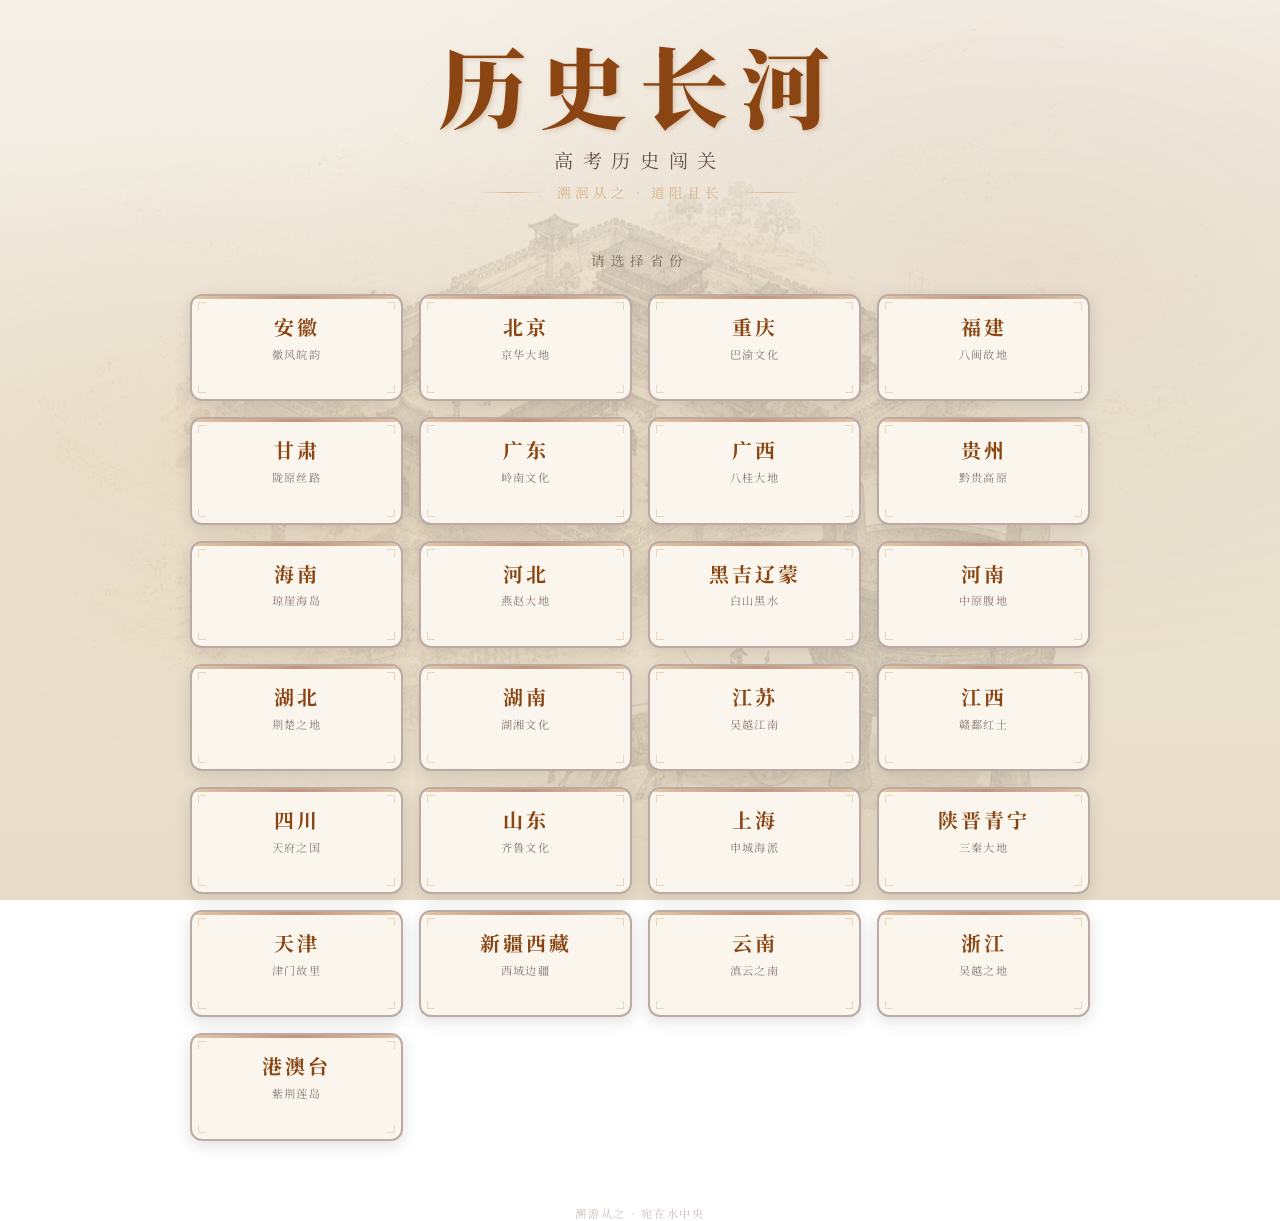
<file: index.html>
<!doctype html>
<html lang="zh-CN">
<head>
  <meta charset="UTF-8">
  <meta name="viewport" content="width=device-width, initial-scale=1.0">
  <title>历史长河 - 高考历史闯关</title>
  <link rel="icon" href="assets/首页/中国古代史.webp" type="image/webp">
  <link href="https://fonts.googleapis.com/css2?family=Noto+Serif+SC:wght@400;600;700;900&family=ZCOOL+XiaoWei&display=swap" rel="stylesheet">
  <style>
    :root {
      --bg: #F5F0E8;
      --bg2: #EDE6D6;
      --primary: #8B4513;
      --primary2: #A0522D;
      --secondary: #D4A574;
      --secondary2: #C4A882;
      --text: #3E2723;
      --text2: #5D4037;
      --gold: #DAA520;
      --border: #BCAAA4;
      --card-bg: #FAF6EE;
      --shadow: rgba(62,39,35,.15);
    }

    * { margin: 0; padding: 0; box-sizing: border-box; }

    html, body {
      width: 100%; min-height: 100%;
      font-family: 'Noto Serif SC', 'SimSun', serif;
      color: var(--text);
    }

    /* 背景：米色渐变 + 淡化轮播 */
    .bg-slideshow {
      position: fixed;
      inset: 0;
      z-index: 0;
      background:
        linear-gradient(180deg, var(--bg) 0%, var(--bg2) 50%, #E8DCC8 100%);
    }
    .bg-slide {
      position: absolute;
      inset: 0;
      background-size: cover;
      background-position: center;
      opacity: 0;
      transition: opacity 4s ease-in-out;
      filter: saturate(0.6) brightness(1.15);
      mix-blend-mode: multiply;
    }
    .bg-slide.active { opacity: 0.22; }

    /* 全局遮罩纹理 */
    .overlay {
      position: fixed;
      inset: 0;
      z-index: 1;
      background:
        radial-gradient(ellipse at 20% 50%, rgba(212,165,116,.15) 0%, transparent 50%),
        radial-gradient(ellipse at 80% 30%, rgba(139,69,19,.08) 0%, transparent 50%);
      pointer-events: none;
    }

    /* 主容器 */
    .main-container {
      position: relative;
      z-index: 10;
      width: 100%;
      min-height: 100vh;
      display: flex;
      flex-direction: column;
      align-items: center;
      justify-content: center;
      padding: 2rem;
    }

    /* 标题区域 */
    .title-section {
      text-align: center;
      margin-bottom: 3rem;
      animation: fadeInDown 1.2s ease-out both;
    }

    .title-deco-top, .title-deco-bottom {
      display: flex;
      align-items: center;
      justify-content: center;
      gap: 1rem;
      color: var(--secondary);
      font-size: 0.85rem;
      letter-spacing: 0.3em;
      opacity: 0.8;
    }

    .title-deco-top { margin-bottom: 0.8rem; }
    .title-deco-bottom { margin-top: 0.6rem; }

    .deco-line {
      width: 60px;
      height: 1px;
      background: linear-gradient(90deg, transparent, var(--secondary), transparent);
    }

    .main-title {
      font-family: 'Noto Serif SC', serif;
      font-size: clamp(3rem, 8vw, 5.5rem);
      font-weight: 900;
      color: var(--primary);
      letter-spacing: 0.15em;
      text-shadow: 2px 2px 4px rgba(139,69,19,.2);
      line-height: 1.2;
    }

    .sub-title {
      font-size: clamp(0.9rem, 2.5vw, 1.2rem);
      color: var(--text2);
      letter-spacing: 0.5em;
      margin-top: 0.5rem;
      opacity: 0.9;
    }

    /* 省份选择区域 */
    .province-section {
      animation: fadeInUp 1.2s ease-out 0.4s both;
      width: 100%;
      max-width: 900px;
    }

    .section-label {
      text-align: center;
      color: var(--text2);
      font-size: 0.85rem;
      letter-spacing: 0.4em;
      margin-bottom: 1.5rem;
      opacity: 0.7;
    }

    .province-grid {
      display: grid;
      grid-template-columns: repeat(4, 1fr);
      gap: 1rem;
    }

    @media (max-width: 768px) {
      .province-grid { grid-template-columns: repeat(2, 1fr); gap: 0.8rem; }
      .main-container { padding: 1.5rem; }
    }

    /* 省份卡片 */
    .province-card {
      position: relative;
      background: var(--card-bg);
      border: 2px solid var(--border);
      border-radius: 12px;
      padding: 1rem 0.8rem;
      text-align: center;
      cursor: pointer;
      transition: all 0.3s ease;
      overflow: hidden;
      text-decoration: none;
      box-shadow: 0 4px 16px var(--shadow);
    }

    .province-card::before {
      content: '';
      position: absolute;
      top: 0; left: 0; right: 0;
      height: 3px;
      background: linear-gradient(90deg, var(--secondary), var(--primary2), var(--secondary));
      opacity: 0.6;
      transition: opacity 0.3s ease;
    }

    .province-card:hover {
      border-color: var(--primary2);
      transform: translateY(-6px);
      box-shadow: 0 8px 28px rgba(139,69,19,.25);
    }

    .province-card:hover::before { opacity: 1; }

    .province-card:active {
      transform: translateY(-2px);
      transition-duration: 0.1s;
    }

    .province-name {
      font-size: 1.25rem;
      font-weight: 700;
      color: var(--primary);
      letter-spacing: 0.15em;
      position: relative;
      z-index: 2;
    }

    .province-code {
      font-size: 0.7rem;
      color: var(--text2);
      opacity: 0.7;
      margin-top: 0.3rem;
      letter-spacing: 0.1em;
      position: relative;
      z-index: 2;
    }

    .province-enter {
      font-size: 0.65rem;
      color: var(--primary2);
      opacity: 0;
      margin-top: 0.4rem;
      letter-spacing: 0.2em;
      transition: opacity 0.3s ease;
      position: relative;
      z-index: 2;
    }

    .province-card:hover .province-enter { opacity: 0.9; }

    /* 角标装饰 */
    .province-card .corner {
      position: absolute;
      width: 8px;
      height: 8px;
      border-color: var(--secondary);
      opacity: 0.4;
      transition: opacity 0.3s ease;
    }
    .province-card:hover .corner { opacity: 0.8; }
    .corner-tl { top: 6px; left: 6px; border-top: 1px solid; border-left: 1px solid; }
    .corner-tr { top: 6px; right: 6px; border-top: 1px solid; border-right: 1px solid; }
    .corner-bl { bottom: 6px; left: 6px; border-bottom: 1px solid; border-left: 1px solid; }
    .corner-br { bottom: 6px; right: 6px; border-bottom: 1px solid; border-right: 1px solid; }

    /* 底部信息 */
    .footer-info {
      text-align: center;
      color: var(--border);
      opacity: 0.8;
      font-size: 0.7rem;
      letter-spacing: 0.15em;
      margin-top: 2rem;
      animation: fadeIn 2s ease-out 1.2s both;
    }

    @keyframes fadeInDown {
      from { opacity: 0; transform: translateY(-30px); }
      to { opacity: 1; transform: translateY(0); }
    }

    @keyframes fadeInUp {
      from { opacity: 0; transform: translateY(30px); }
      to { opacity: 1; transform: translateY(0); }
    }

    @keyframes fadeIn {
      from { opacity: 0; }
      to { opacity: 0.8; }
    }
  </style>
</head>
<body>

  <!-- 背景轮播 -->
  <div class="bg-slideshow" id="bgSlideshow"></div>

  <!-- 纹理遮罩 -->
  <div class="overlay"></div>

  <!-- 主内容 -->
  <div class="main-container">

    <!-- 标题区 -->
    <div class="title-section">
      <h1 class="main-title">历史长河</h1>
      <p class="sub-title">高考历史闯关</p>

      <div class="title-deco-bottom">
        <span class="deco-line"></span>
        <span>溯洄从之 · 道阻且长</span>
        <span class="deco-line"></span>
      </div>

    </div>

    <!-- 省份选择 -->
    <div class="province-section">
      <p class="section-label">请选择省份</p>
      <div class="province-grid" id="provinceGrid"></div>
    </div>

  </div>

  <!-- 底部 -->
  <div class="footer-info">溯游从之 · 宛在水中央</div>

  <script>
    // 背景图片轮播（使用现有素材）
    const bgImages = [
      'assets/首页/中国古代史.webp',
      'assets/古代史/中华文明起源.webp',
      'assets/古代史/夏商周.webp',
      'assets/古代史/隋唐.webp',
      'assets/古代史/宋元时期.webp',
      'assets/古代史/明清.webp',
      'assets/近代史/两次鸦片战争.webp',
      'assets/近代史/武昌起义清帝退位.webp',
      'assets/近代史/开国大典抗美援朝.webp',
      'assets/首页/中外历史纲要（上）.webp',
      'assets/首页/中外历史纲要（下）.webp',
    ];

    const slideshow = document.getElementById('bgSlideshow');
    bgImages.forEach((src, i) => {
      const div = document.createElement('div');
      div.className = 'bg-slide' + (i === 0 ? ' active' : '');
      div.style.backgroundImage = `url(${src})`;
      slideshow.appendChild(div);
    });

    let currentSlide = 0;
    setInterval(() => {
      const slides = slideshow.querySelectorAll('.bg-slide');
      slides[currentSlide].classList.remove('active');
      currentSlide = (currentSlide + 1) % slides.length;
      slides[currentSlide].classList.add('active');
    }, 5000);

    // 省份数据（与注册表一致，按拼音首字母排序）
    const provinces = [
      { code: 'anhui',     name: '安徽', tag: '徽风皖韵' },
      { code: 'beijing',   name: '北京', tag: '京华大地' },
      { code: 'chongqing', name: '重庆', tag: '巴渝文化' },
      { code: 'fujian',    name: '福建', tag: '八闽故地' },
      { code: 'gansu',     name: '甘肃', tag: '陇原丝路' },
      { code: 'guangdong', name: '广东', tag: '岭南文化' },
      { code: 'guangxi',   name: '广西', tag: '八桂大地' },
      { code: 'guizhou',   name: '贵州', tag: '黔贵高原' },
      { code: 'hainan',    name: '海南', tag: '琼崖海岛' },
      { code: 'hebei',     name: '河北', tag: '燕赵大地' },
      { code: 'dongbei',   name: '黑吉辽蒙', tag: '白山黑水' },
      { code: 'henan',     name: '河南', tag: '中原腹地' },
      { code: 'hubei',     name: '湖北', tag: '荆楚之地' },
      { code: 'hunan',     name: '湖南', tag: '湖湘文化' },
      { code: 'jiangsu',   name: '江苏', tag: '吴越江南' },
      { code: 'jiangxi',   name: '江西', tag: '赣鄱红土' },
      { code: 'sichuan',   name: '四川', tag: '天府之国' },
      { code: 'shandong',  name: '山东', tag: '齐鲁文化' },
      { code: 'shanghai',  name: '上海', tag: '申城海派' },
      { code: 'shaanxi',   name: '陕晋青宁', tag: '三秦大地' },
      { code: 'tianjin',   name: '天津', tag: '津门故里' },
      { code: 'xinjiang',  name: '新疆西藏', tag: '西域边疆' },
      { code: 'yunnan',    name: '云南', tag: '滇云之南' },
      { code: 'zhejiang',  name: '浙江', tag: '吴越之地' },
      { code: 'gangaotai', name: '港澳台', tag: '紫荆莲岛' },
    ];

    // 渲染省份卡片
    const grid = document.getElementById('provinceGrid');
    provinces.forEach((p, i) => {
      const card = document.createElement('a');
      card.className = 'province-card';
      card.href = `历史长河.html?province=${p.code}`;
      card.style.animationDelay = `${0.6 + i * 0.08}s`;
      card.innerHTML = `
        <span class="corner corner-tl"></span>
        <span class="corner corner-tr"></span>
        <span class="corner corner-bl"></span>
        <span class="corner corner-br"></span>
        <div class="province-name">${p.name}</div>
        <div class="province-code">${p.tag}</div>
        <div class="province-enter">点击进入 &#10132;</div>
      `;
      grid.appendChild(card);
    });


  </script>

</body>
</html>
</file>
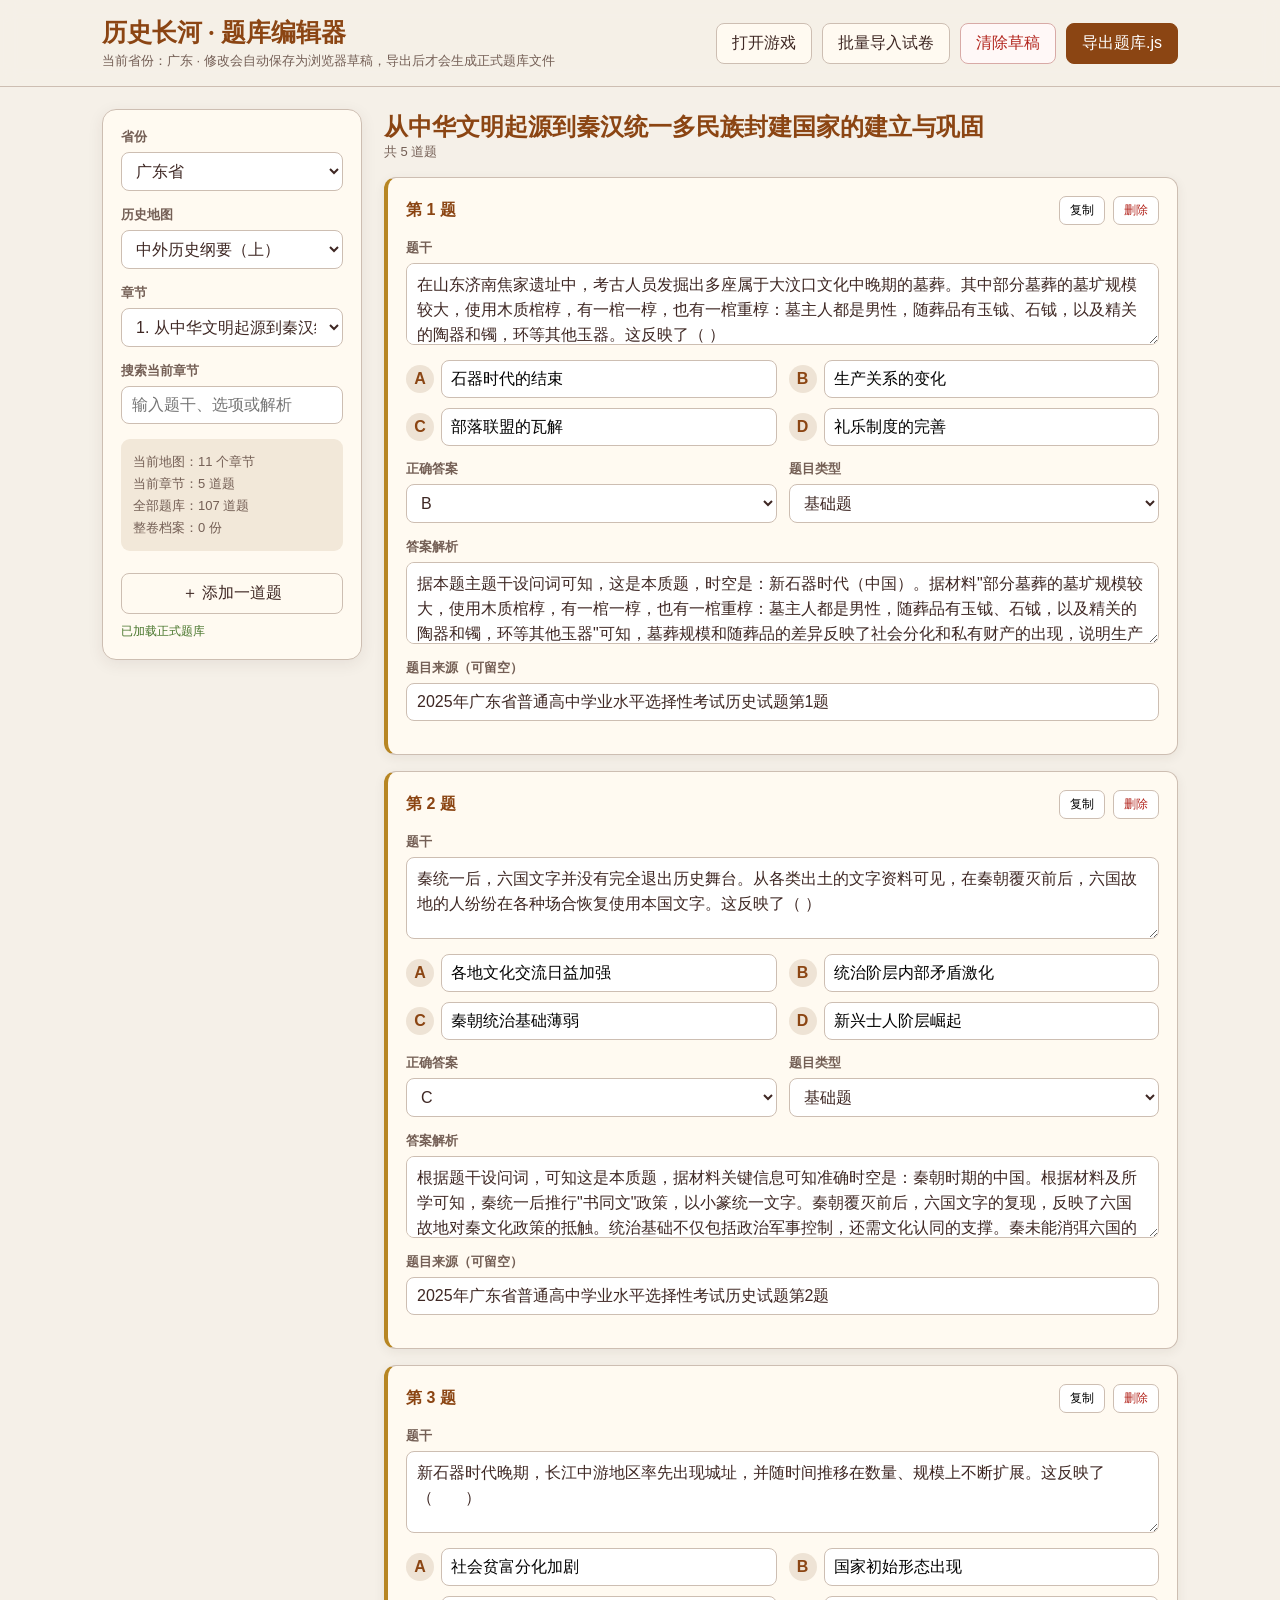
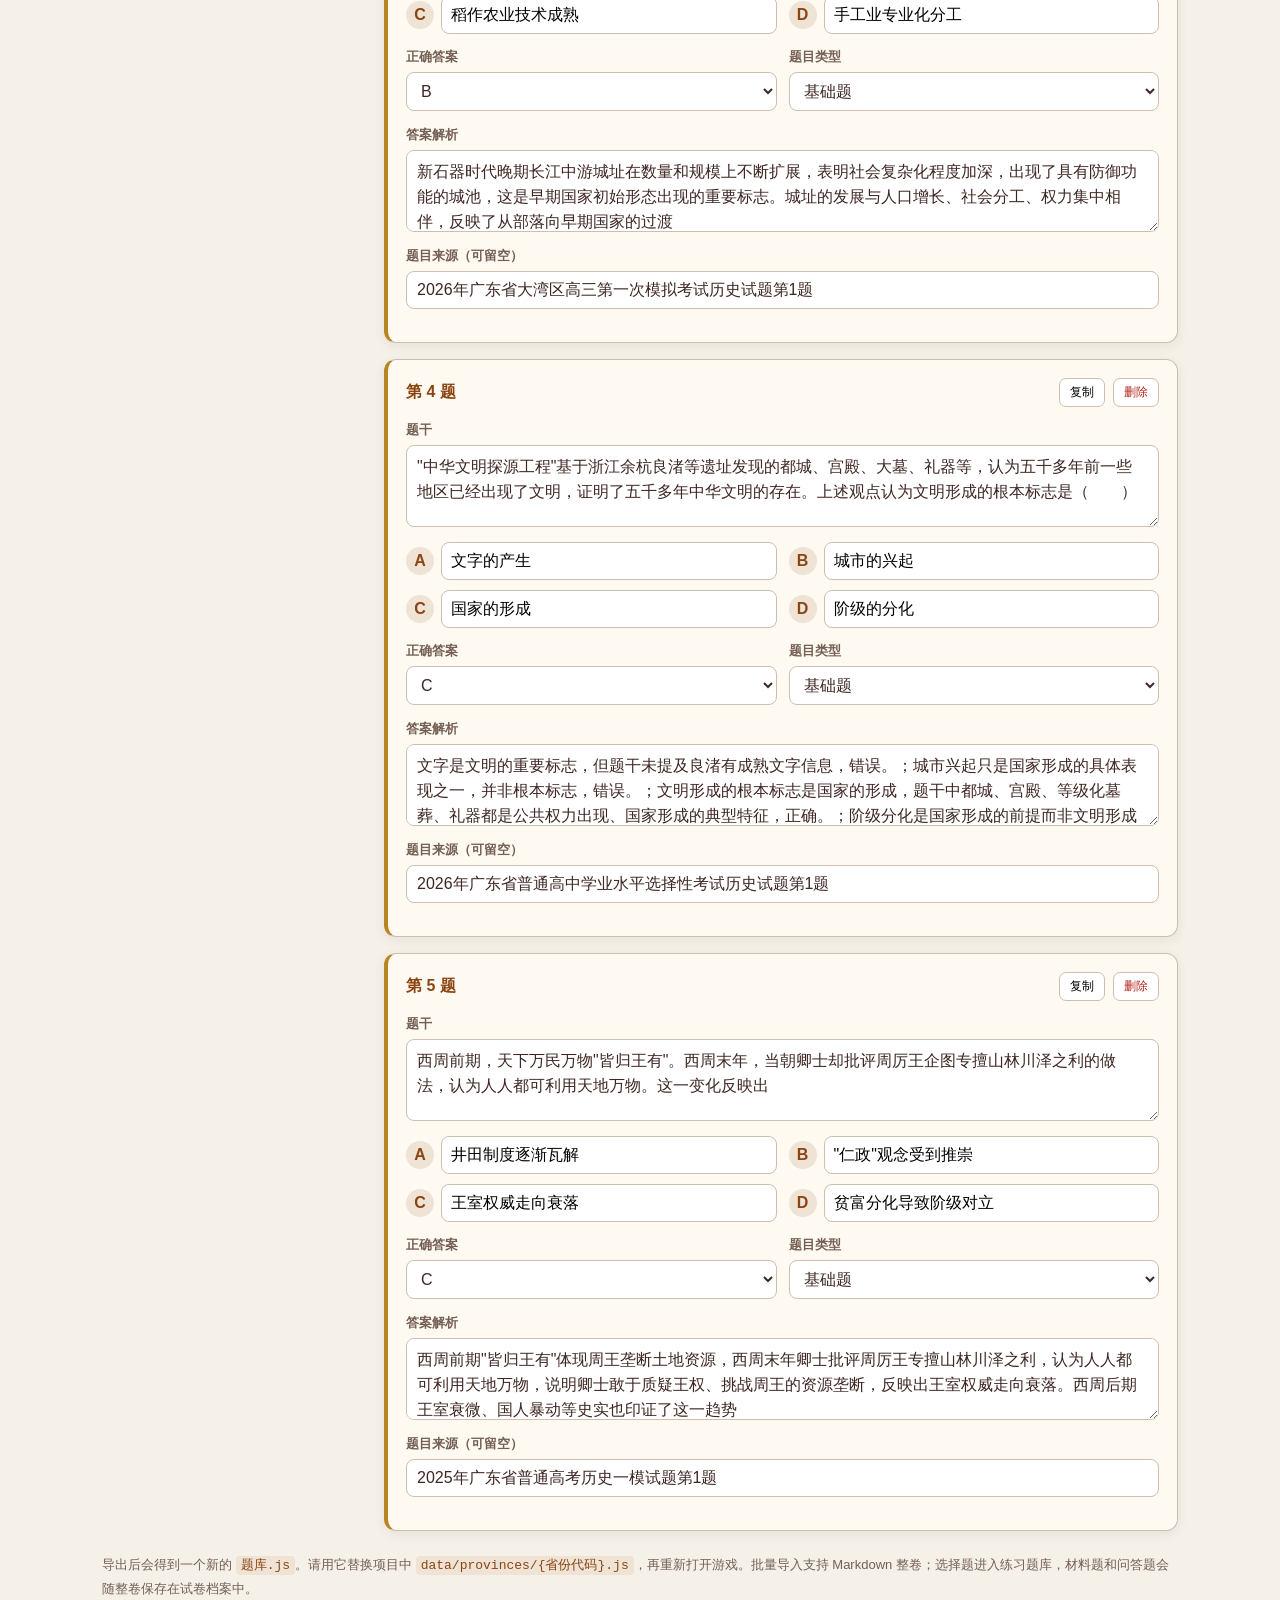
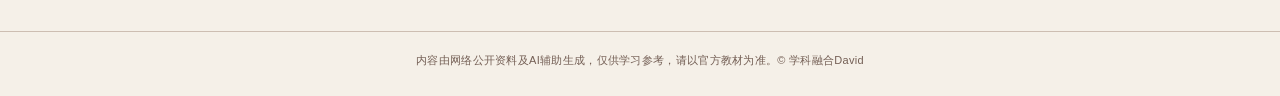
<file: 题库编辑器.html>
<!DOCTYPE html>
<html lang="zh-CN">
<head>
<meta charset="UTF-8">
<meta name="viewport" content="width=device-width,initial-scale=1.0">
<title>历史长河 · 题库编辑器</title>
<link rel="icon" href="assets/首页/中国古代史.webp" type="image/webp">
<style>
*{box-sizing:border-box}
:root{--bg:#f5f0e8;--card:#fffaf1;--ink:#3e2723;--muted:#745f55;--line:#cdbeb2;--primary:#8b4513;--gold:#b78623;--danger:#b3261e;--ok:#47752b}
body{margin:0;background:var(--bg);color:var(--ink);font-family:-apple-system,BlinkMacSystemFont,"Segoe UI","PingFang SC","Microsoft YaHei",sans-serif}
button,input,select,textarea{font:inherit}
.topbar{position:sticky;top:0;z-index:20;background:rgba(245,240,232,.96);border-bottom:1px solid var(--line);backdrop-filter:blur(10px)}
.topbar-inner{max-width:1120px;margin:auto;padding:16px 22px;display:flex;align-items:center;justify-content:space-between;gap:18px}
.brand h1{margin:0;color:var(--primary);font-size:25px;font-family:serif}.brand p{margin:3px 0 0;color:var(--muted);font-size:13px}
.header-actions{display:flex;gap:10px;align-items:center;flex-wrap:wrap;justify-content:flex-end}
.btn,.link-btn{border:1px solid var(--line);border-radius:8px;padding:9px 15px;background:#fffaf1;color:var(--ink);cursor:pointer;text-decoration:none;display:inline-flex;align-items:center;justify-content:center}
.btn:hover,.link-btn:hover{border-color:var(--primary)}.btn-primary{background:var(--primary);border-color:var(--primary);color:white}.btn-danger{color:var(--danger);border-color:#d8aaa6;background:#fff8f7}
.layout{max-width:1120px;margin:0 auto;padding:22px;display:grid;grid-template-columns:260px minmax(0,1fr);gap:22px}
.sidebar{position:sticky;top:104px;align-self:start;background:var(--card);border:1px solid var(--line);border-radius:14px;padding:18px;box-shadow:0 4px 16px rgba(62,39,35,.08)}
.field{display:flex;flex-direction:column;gap:6px;margin-bottom:15px}.field label{font-size:13px;color:var(--muted);font-weight:650}
.field select,.field input,.field textarea{width:100%;border:1px solid var(--line);border-radius:8px;background:white;padding:9px 10px;color:var(--ink)}
.field textarea{min-height:82px;resize:vertical;line-height:1.55}
.summary{margin:14px 0;padding:12px;background:#f2e8d9;border-radius:9px;color:var(--muted);font-size:13px;line-height:1.7}
.status{font-size:12px;color:var(--ok);min-height:18px;margin-top:9px}.sidebar .btn{width:100%;margin-top:8px}
.main-head{display:flex;align-items:end;justify-content:space-between;gap:15px;margin:2px 0 16px}.main-head h2{margin:0;color:var(--primary);font-size:24px}.main-head .count{color:var(--muted);font-size:13px}
.question-list{display:flex;flex-direction:column;gap:16px}
.question-card{background:var(--card);border:1px solid var(--line);border-left:4px solid var(--gold);border-radius:12px;padding:18px;box-shadow:0 3px 12px rgba(62,39,35,.07)}
.question-head{display:flex;align-items:center;justify-content:space-between;gap:12px;margin-bottom:14px}.question-index{font-weight:750;color:var(--primary)}
.question-actions{display:flex;gap:8px}.mini-btn{border:1px solid var(--line);border-radius:7px;background:white;padding:5px 10px;cursor:pointer;font-size:12px}.mini-btn.delete{color:var(--danger)}
.grid-2{display:grid;grid-template-columns:1fr 1fr;gap:12px}.options-grid{display:grid;grid-template-columns:1fr 1fr;gap:10px 12px;margin-bottom:14px}
.option-row{display:grid;grid-template-columns:28px 1fr;align-items:center;gap:7px}.option-letter{width:28px;height:28px;border-radius:50%;background:#eee3d5;display:flex;align-items:center;justify-content:center;font-weight:700;color:var(--primary)}
.option-row input{width:100%;border:1px solid var(--line);border-radius:8px;background:white;padding:9px}
.empty{padding:80px 20px;text-align:center;color:var(--muted);background:var(--card);border:1px dashed var(--line);border-radius:12px}
.help{max-width:1120px;margin:0 auto 30px;padding:0 22px;color:var(--muted);font-size:13px;line-height:1.8}.help code{background:#eee3d5;padding:2px 5px;border-radius:4px;color:var(--primary)}
.batch-dialog{width:min(1060px,calc(100vw - 28px));max-height:calc(100vh - 28px);border:1px solid var(--line);border-radius:16px;padding:0;background:var(--bg);color:var(--ink);box-shadow:0 18px 70px rgba(48,28,22,.28)}
.batch-dialog::backdrop{background:rgba(35,22,18,.5);backdrop-filter:blur(3px)}
.dialog-head,.dialog-foot{position:sticky;z-index:3;background:rgba(245,240,232,.97);padding:16px 20px;display:flex;align-items:center;justify-content:space-between;gap:14px}
.dialog-head{top:0;border-bottom:1px solid var(--line)}.dialog-foot{bottom:0;border-top:1px solid var(--line);justify-content:flex-end;flex-wrap:wrap}
.dialog-head h2{margin:0;color:var(--primary);font-size:22px}.dialog-body{padding:20px}
.close-btn{border:0;background:transparent;font-size:28px;line-height:1;color:var(--muted);cursor:pointer;padding:4px 8px}
.upload-zone{border:2px dashed var(--line);border-radius:13px;padding:20px;background:var(--card);text-align:center}.upload-zone.dragover{border-color:var(--primary);background:#fff7e8}
.upload-zone input[type=file]{max-width:100%;margin:10px 0}.upload-zone p{margin:4px 0;color:var(--muted);font-size:13px;line-height:1.65}
.batch-summary{margin:16px 0;padding:12px 14px;border-radius:9px;background:#efe4d5;color:var(--muted);line-height:1.7;font-size:13px}
.paper-preview,.archive-panel{background:var(--card);border:1px solid var(--line);border-radius:12px;margin:12px 0;overflow:hidden}.paper-preview>summary,.archive-panel>summary{cursor:pointer;padding:14px 16px;font-weight:700;color:var(--primary)}
.paper-tools{padding:0 16px 14px;display:grid;grid-template-columns:minmax(230px,1fr) auto;gap:10px;align-items:end}.paper-tools .field{margin:0}.paper-question-list{padding:0 12px 12px}
.import-question{border-top:1px solid #dfd3c8;padding:12px 4px;display:grid;grid-template-columns:minmax(0,1.6fr) minmax(130px,.7fr) minmax(170px,.9fr) 96px;gap:10px;align-items:start}
.import-stem{font-size:13px;line-height:1.55}.import-stem strong{color:var(--primary)}.import-stem small{display:block;margin-top:4px;color:var(--muted)}
.import-question select{width:100%;border:1px solid var(--line);border-radius:7px;background:white;padding:7px}.warning{color:#a34c17!important}
.archive-items{padding:0 16px 14px}.archive-item{display:flex;align-items:center;justify-content:space-between;gap:12px;padding:9px 0;border-top:1px solid #e5dad0;font-size:13px}.archive-item span{color:var(--muted)}
.subjective-note{margin:0 16px 14px;padding:10px 12px;border-radius:8px;background:#eef3e8;color:#506341;font-size:13px}
@media(max-width:880px){.import-question{grid-template-columns:1fr 1fr}.import-stem{grid-column:1/-1}.paper-tools{grid-template-columns:1fr}}
@media(max-width:800px){.topbar-inner{align-items:flex-start;flex-direction:column}.header-actions{justify-content:flex-start}.layout{grid-template-columns:1fr}.sidebar{position:static}.options-grid,.grid-2{grid-template-columns:1fr}}
</style>
</head>
<body>
<header class="topbar"><div class="topbar-inner">
  <div class="brand"><h1>历史长河 · 题库编辑器</h1><p>当前省份：<span id="current-province-label">广东</span> · 修改会自动保存为浏览器草稿，导出后才会生成正式题库文件</p></div>
  <div class="header-actions"><a class="link-btn" href="历史长河.html" id="open-game-link">打开游戏</a><button class="btn" id="batch-open">批量导入试卷</button><button class="btn btn-danger" id="clear-draft">清除草稿</button><button class="btn btn-primary" id="export-bank">导出题库.js</button></div>
</div></header>

<main class="layout">
  <aside class="sidebar">
    <div class="field"><label for="province-select">省份</label><select id="province-select"></select></div>
    <div class="field"><label for="map-select">历史地图</label><select id="map-select"></select></div>
    <div class="field"><label for="unit-select">章节</label><select id="unit-select"></select></div>
    <div class="field"><label for="search">搜索当前章节</label><input id="search" placeholder="输入题干、选项或解析"></div>
    <div class="summary" id="summary"></div>
    <button class="btn" id="add-question">＋ 添加一道题</button>
    <div class="status" id="status"></div>
  </aside>

  <section>
    <div class="main-head"><div><h2 id="unit-title"></h2><div class="count" id="question-count"></div></div></div>
    <div class="question-list" id="question-list"></div>
  </section>
</main>

<div class="help">
  导出后会得到一个新的 <code>题库.js</code>。请用它替换项目中 <code>data/provinces/{省份代码}.js</code>，再重新打开游戏。批量导入支持 Markdown 整卷；选择题进入练习题库，材料题和问答题会随整卷保存在试卷档案中。
</div>

<dialog class="batch-dialog" id="batch-dialog">
  <div class="dialog-head"><div><h2>批量导入整份试卷</h2><div class="count">可一次选择多份 .md 文件，并在导入前核对答案与章节</div></div><button class="close-btn" id="batch-close" aria-label="关闭">×</button></div>
  <div class="dialog-body">
    <div class="upload-zone" id="upload-zone">
      <strong>选择或拖入 Markdown 试卷</strong><br>
      <input id="paper-files" type="file" accept=".md,.markdown,text/markdown,text/plain" multiple>
      <p>识别格式：<code>### 1</code> 题号，随后是题干和 <code>- A. 选项</code>。如果原卷没有答案，可在下方用 20 位答案串快速补录，例如 <code>BCDAC...</code>。</p>
    </div>
    <div class="batch-summary" id="batch-summary">尚未选择文件。当前题库已保存 <span id="archive-count">0</span> 份试卷档案。</div>
    <div id="batch-list"></div>
    <details class="archive-panel"><summary>已保存的试卷档案</summary><div class="archive-items" id="archive-list"></div></details>
  </div>
  <div class="dialog-foot"><button class="btn" id="archive-only">仅保存整卷档案</button><button class="btn btn-primary" id="import-ready">归档并导入已填答案的选择题</button></div>
</dialog>

<script src="data/provinces/registry.js"></script>
<script>
// 动态加载省份题库
(function(){
  const params = new URLSearchParams(location.search);
  const province = params.get('province') || (PROVINCE_REGISTRY?.default || 'guangdong');
  window.__EDITOR_PROVINCE = province;
  const filePath = PROVINCE_REGISTRY ? PROVINCE_REGISTRY.getFilePath(province) : ('data/provinces/' + province + '.js');
  document.write('<script src="' + filePath + '"><\/script>');
})();
</script>
<script>
const TYPE_LABELS={basic:'基础题',material:'材料题',visual:'图表/时空题',thinking:'历史思维题'};
const DRAFT_KEY_PREFIX='historyQuizEditorDraftV4';
const DRAFT_KEY=DRAFT_KEY_PREFIX + '_' + (window.__EDITOR_PROVINCE || 'guangdong');
const STALE_DRAFT_KEY='historyQuizEditorDraftV3';
const LEGACY_DRAFT_KEY='historyQuizEditorDraftV1';
const clone=value=>JSON.parse(JSON.stringify(value));
const basePapers=typeof PAPERS==='undefined'?[]:PAPERS;
const editorOutline=typeof EXAM_OUTLINE==='undefined'?{title:'历史考试大纲',maps:[],raw:''}:clone(EXAM_OUTLINE);
let editorMaps=clone(MAPS),editorPapers=clone(basePapers),stagedPapers=[];
let currentMap=0,currentUnit=0,saveTimer=null;
let currentProvince = window.__EDITOR_PROVINCE || 'guangdong';

// 尝试从当前省份的草稿恢复，否则尝试旧版本草稿
try{
  const saved=JSON.parse(localStorage.getItem(DRAFT_KEY));
  if(saved?.maps){editorMaps=saved.maps;editorPapers=saved.papers||[];}
  else{
    // 旧版本草稿迁移（仅当没有新版本草稿时）
    const v3saved=JSON.parse(localStorage.getItem(STALE_DRAFT_KEY));
    if(v3saved?.maps){editorMaps=v3saved.maps;editorPapers=v3saved.papers||[];}
    else{const legacy=JSON.parse(localStorage.getItem(LEGACY_DRAFT_KEY));if(Array.isArray(legacy))editorMaps=legacy;}
  }
}catch(e){}

const mapSelect=document.getElementById('map-select');
const unitSelect=document.getElementById('unit-select');
const searchInput=document.getElementById('search');
const list=document.getElementById('question-list');
const statusEl=document.getElementById('status');
const batchDialog=document.getElementById('batch-dialog');
const batchList=document.getElementById('batch-list');
const batchSummary=document.getElementById('batch-summary');
const paperFiles=document.getElementById('paper-files');
const uploadZone=document.getElementById('upload-zone');

function make(tag,className,text){const e=document.createElement(tag);if(className)e.className=className;if(text!==undefined)e.textContent=text;return e;}
function normalize(text=''){return text.normalize('NFKC').replace(/[\s`*_>“”‘’"'，。！？；：、（）()《》〈〉·—…]/g,'').toLowerCase();}
function draftPayload(){return{maps:editorMaps,papers:editorPapers};}
function scheduleSave(message='草稿已自动保存'){
  statusEl.textContent='正在保存草稿…';clearTimeout(saveTimer);
  saveTimer=setTimeout(()=>{try{localStorage.setItem(DRAFT_KEY,JSON.stringify(draftPayload()));statusEl.textContent=message;}catch(e){statusEl.textContent='草稿保存失败，请及时导出题库';}},250);
}
function fillMaps(){mapSelect.innerHTML='';editorMaps.forEach((m,i)=>{const o=make('option','',m.name);o.value=i;mapSelect.appendChild(o);});mapSelect.value=currentMap;}
function fillUnits(){unitSelect.innerHTML='';editorMaps[currentMap].units.forEach((u,i)=>{const o=make('option','',`${i+1}. ${u.name}`);o.value=i;unitSelect.appendChild(o);});if(currentUnit>=editorMaps[currentMap].units.length)currentUnit=0;unitSelect.value=currentUnit;}
function allQuestionCount(){return editorMaps.reduce((sum,m)=>sum+m.units.reduce((s,u)=>s+u.questions.length,0),0);}
function renderSummary(){const map=editorMaps[currentMap],unit=map.units[currentUnit];document.getElementById('summary').innerHTML=`当前地图：${map.units.length} 个章节<br>当前章节：${unit.questions.length} 道题<br>全部题库：${allQuestionCount()} 道题<br>整卷档案：${editorPapers.length} 份`;}
function labeled(label,control){const wrap=make('div','field');wrap.append(make('label','',label),control);return wrap;}
function textInput(value,onInput){const e=make('input');e.value=value||'';e.addEventListener('input',()=>{onInput(e.value);scheduleSave();});return e;}
function textArea(value,onInput){const e=make('textarea');e.value=value||'';e.addEventListener('input',()=>{onInput(e.value);scheduleSave();});return e;}
function selectInput(options,value,onChange){const e=make('select');options.forEach(([v,t])=>{const o=make('option','',t);o.value=v;e.appendChild(o);});e.value=String(value);e.addEventListener('change',()=>{onChange(e.value);scheduleSave();});return e;}

function questionCard(q,index){
  if(!Array.isArray(q.opts))q.opts=[];while(q.opts.length<4)q.opts.push('');
  const card=make('article','question-card');
  const head=make('div','question-head');head.appendChild(make('div','question-index',`第 ${index+1} 题`));
  const actions=make('div','question-actions');
  const duplicate=make('button','mini-btn','复制');duplicate.type='button';duplicate.onclick=()=>{const unit=editorMaps[currentMap].units[currentUnit];unit.questions.splice(index+1,0,clone(q));scheduleSave();renderQuestions();};
  const del=make('button','mini-btn delete','删除');del.type='button';del.onclick=()=>{if(confirm(`确定删除第 ${index+1} 题吗？`)){editorMaps[currentMap].units[currentUnit].questions.splice(index,1);scheduleSave();renderQuestions();}};
  actions.append(duplicate,del);head.appendChild(actions);card.appendChild(head);
  card.appendChild(labeled('题干',textArea(q.q,v=>q.q=v)));
  const options=make('div','options-grid');['A','B','C','D'].forEach((letter,i)=>{const row=make('div','option-row');row.append(make('span','option-letter',letter),textInput(q.opts[i],v=>q.opts[i]=v));options.appendChild(row);});card.appendChild(options);
  const meta=make('div','grid-2');
  meta.appendChild(labeled('正确答案',selectInput([['0','A'],['1','B'],['2','C'],['3','D']],Number.isInteger(q.ans)?q.ans:0,v=>q.ans=Number(v))));
  meta.appendChild(labeled('题目类型',selectInput(Object.entries(TYPE_LABELS),q.type||'basic',v=>q.type=v)));
  card.appendChild(meta);
  card.appendChild(labeled('答案解析',textArea(q.explanation||'',v=>q.explanation=v)));
  card.appendChild(labeled('题目来源（可留空）',textInput(q.source||'',v=>q.source=v)));
  return card;
}

function renderQuestions(){
  const unit=editorMaps[currentMap].units[currentUnit];const key=searchInput.value.trim().toLowerCase();list.innerHTML='';
  const matches=unit.questions.map((q,index)=>({q,index})).filter(({q})=>!key||[q.q,...(q.opts||[]),q.explanation,q.source].join(' ').toLowerCase().includes(key));
  document.getElementById('unit-title').textContent=unit.name;document.getElementById('question-count').textContent=key?`找到 ${matches.length} / ${unit.questions.length} 道题`:`共 ${unit.questions.length} 道题`;
  if(!matches.length)list.appendChild(make('div','empty','没有找到符合条件的题目。'));else matches.forEach(({q,index})=>list.appendChild(questionCard(q,index)));
  renderSummary();
}

const CLASSIFY_RULES=[
  [1,12,/改革开放|十一届三中|经济特区|市场经济|家庭联产|一国两制|香港回归|个体工商|企业改革/],
  [1,11,/新中国|中华人民共和国|开国大典|抗美援朝|一五计划|三大改造|社会主义建设|两弹一星|中美关系|恢复联合国|农村电话/],
  [1,10,/解放战争|三大战役|辽沈|淮海|平津|渡江|人民解放军|刘邓|七届二中/],
  [1,9,/抗日|日本侵略|九一八|一二.?九|西安事变|八路军|新四军|延安|南泥湾|台儿庄|太原会战|百团大战/],
  [1,8,/南京国民政府|井冈山|红军|长征|遵义|中华苏维埃|农村革命|工农武装割据/],
  [1,7,/国民革命|北伐|黄埔|国共合作|中共三大|中共四大/],
  [1,6,/五四|新文化运动|中共一大|中国共产党创立|新民主主义革命开端/],
  [1,5,/北洋|袁世凯|护国|护法|段祺瑞|军阀混战/],
  [1,4,/辛亥|武昌起义|清帝退位|临时约法|孙中山|同盟会|三民主义|共和体制/],
  [1,3,/戊戌|百日维新|康有为|梁启超|义和团|辛丑条约|清末新政|预备立宪/],
  [1,2,/甲午|马关条约|瓜分中国|中法战争|台湾民众|列强侵略加剧/],
  [1,1,/太平天国|天朝田亩|洪仁玕|洋务|自强|求富|民族工业|左宗棠|李鸿章/],
  [1,0,/鸦片战争|南京条约|天津条约|北京条约|林则徐|海国图志/],
  [2,8,/当代世界|全球化|逆全球化|信息化|多极化|人类命运共同体|小红书|TikTok/],
  [2,7,/冷战|铁幕|杜鲁门|马歇尔计划|两极格局|欧洲共同体|欧盟|苏联解体|布雷顿森林|日本经济/],
  [2,6,/第一次世界大战|第二次世界大战|十月革命|巴黎和会|凡尔赛|华盛顿会议|国际联盟|慕尼黑|轴心国|新经济政策/],
  [2,5,/殖民体系|民族独立|民族解放|瓜分非洲|马赫迪|埃塞俄比亚|印度民族|凯末尔|曼德拉/],
  [2,4,/工业革命|蒸汽机|瓦特|第二次工业革命|马克思|共产党宣言|巴黎公社|第一国际|黑格尔/],
  [2,3,/文艺复兴|宗教改革|启蒙|英国资产阶级革命|美国独立|法国大革命|1787|光荣革命|孟德斯鸠|伽利略/],
  [2,2,/新航路|哥伦布|麦哲伦|整体的世界|物种交流|殖民扩张|葡萄牙|西班牙/],
  [2,1,/中古|中世纪|拜占庭|阿拉伯帝国|封君封臣|庄园|古代非洲|美洲文明/],
  [2,0,/古埃及|两河流域|古印度|古希腊|古罗马|印加|玛雅|古代文明/],
  [0,6,/明朝|清朝|康熙|雍正|乾隆|八股|黄宗羲|李贽|王阳明|番薯|玉米|黄册|闭关锁国/],
  [0,5,/五代|北宋|南宋|辽朝|金朝|西夏|元朝|蒙古|王安石|交子|枢密|理学/],
  [0,4,/隋朝|唐朝|贞观|开元|安史|科举|三省六部|颜真卿|民族交往/],
  [0,3,/三国|曹魏|西晋|东晋|南北朝|北魏|孝文帝|江南开发|士族|玄学/],
  [0,2,/秦朝|秦始皇|汉朝|汉武帝|郡县|刺史|丝绸之路|诸侯王|察举/],
  [0,1,/夏朝|商朝|西周|春秋|战国|青铜|分封|宗法|商鞅|孔子|百家争鸣|铁制农具/],
  [0,0,/新石器|旧石器|炎帝|黄帝|良渚|仰韶|河姆渡|中华文明起源/]
];

function guessLocation(text){for(const [mapIndex,unitIndex,pattern] of CLASSIFY_RULES){if(pattern.test(text))return{mapIndex,unitIndex};}return{mapIndex:currentMap,unitIndex:currentUnit};}
function guessType(text){if(/下图|图\s*\d|图表|示意图|壁画|书法作品|表\s*\d/.test(text))return'visual';if(/据|材料|记载|指出|认为|表明|反映|说明|可知|主要原因|主要目的是/.test(text))return'material';if(/影响|意义|本质|根本|共同|变化/.test(text))return'thinking';return'basic';}

function parseMarkdownPaper(raw,filename){
  raw=raw.replace(/\r/g,'');
  const headings=[...raw.matchAll(/^###\s+(\d+)\s*$/gm)];
  const title=(raw.match(/^#\s+(.+)$/m)?.[1]||filename).trim();
  const subtitle=(raw.match(/^##\s+(历史[^\n]*)$/m)?.[1]||'历史试题').trim();
  const answerMap={};
  const answerSection=raw.match(/(?:^|\n)#{1,4}\s*(?:选择题)?参考答案[^\n]*\n([\s\S]*)/i)?.[1]||'';
  for(const match of answerSection.matchAll(/(?:^|[\s,，;；])([1-9]|1\d|20)\s*[.．、:：\-]?\s*([A-D])(?=$|[\s,，;；])/gi))answerMap[Number(match[1])]=match[2].toUpperCase();
  const questions=headings.map((heading,index)=>{
    const number=Number(heading[1]);const start=heading.index+heading[0].length;const end=headings[index+1]?.index??raw.length;const body=raw.slice(start,end).trim();
    const options=[...body.matchAll(/^-\s*([A-D])[.．、]\s*(.+)$/gm)];const first=options[0]?.index??-1;const q=(first>=0?body.slice(0,first):body).trim();
    const inlineAnswer=body.match(/(?:正确答案|答案)\s*[:：]\s*([A-D])/i)?.[1]?.toUpperCase();
    const opts=options.map(item=>item[2].trim());const kind=opts.length===4?'choice':'subjective';const guess=guessLocation(`${q}\n${opts.join('\n')}`);
    return{number,kind,q,opts,body,ans:kind==='choice'?'ABCD'.indexOf(inlineAnswer||answerMap[number]||''):-1,...guess};
  });
  return{id:`upload-${normalize(filename+'-'+title).slice(0,70)}`,filename,title:`${title}·${subtitle}`,raw,questions};
}

async function stageFiles(files){
  const parsed=[];
  for(const file of files){try{parsed.push(parseMarkdownPaper(await file.text(),file.name));}catch(e){alert(`${file.name} 解析失败：${e.message}`);}}
  const byId=new Map(stagedPapers.map(p=>[p.id,p]));parsed.forEach(p=>byId.set(p.id,p));stagedPapers=[...byId.values()];renderBatch();
}

function simpleSelect(options,value,onChange){const e=make('select');options.forEach(([v,t])=>{const o=make('option','',t);o.value=v;e.appendChild(o);});e.value=String(value);e.onchange=()=>onChange(e.value);return e;}
function renderBatch(){
  batchList.innerHTML='';let choices=0,subjective=0,missing=0;
  stagedPapers.forEach((paper,paperIndex)=>{
    const choiceQuestions=paper.questions.filter(q=>q.kind==='choice');const subjectiveQuestions=paper.questions.filter(q=>q.kind==='subjective');choices+=choiceQuestions.length;subjective+=subjectiveQuestions.length;missing+=choiceQuestions.filter(q=>q.ans<0).length;
    const details=make('details','paper-preview');details.open=true;details.appendChild(make('summary','',`${paper.filename} · ${choiceQuestions.length} 道选择题 / ${subjectiveQuestions.length} 道主观题`));
    const tools=make('div','paper-tools');const keyInput=make('input');keyInput.placeholder='粘贴答案串，如 BCDAC...';keyInput.value=choiceQuestions.every(q=>q.ans>=0)?choiceQuestions.map(q=>'ABCD'[q.ans]).join(''):'';
    const apply=make('button','btn','应用答案串');apply.type='button';apply.onclick=()=>{const key=keyInput.value.toUpperCase().replace(/[^A-D]/g,'');choiceQuestions.forEach((q,i)=>{if(key[i])q.ans='ABCD'.indexOf(key[i]);});renderBatch();};tools.append(labeled('答案速填（按题号顺序）',keyInput),apply);details.appendChild(tools);
    const qList=make('div','paper-question-list');
    choiceQuestions.forEach(question=>{
      const row=make('div','import-question');const stem=make('div','import-stem');stem.append(make('strong','',`${question.number}. `),document.createTextNode(question.q));
      const optText=question.opts.map((opt,i)=>`${'ABCD'[i]}.${opt}`).join('　');stem.appendChild(make('small',question.ans<0?'warning':'',optText));row.appendChild(stem);
      const mapControl=simpleSelect(editorMaps.map((m,i)=>[i,m.name]),question.mapIndex,value=>{question.mapIndex=Number(value);question.unitIndex=0;renderBatch();});
      const unitControl=simpleSelect(editorMaps[question.mapIndex].units.map((u,i)=>[i,u.name]),question.unitIndex,value=>{question.unitIndex=Number(value);});
      const answerControl=simpleSelect([[-1,'待补充'],[0,'A'],[1,'B'],[2,'C'],[3,'D']],question.ans,value=>{question.ans=Number(value);renderBatch();});
      row.append(mapControl,unitControl,answerControl);qList.appendChild(row);
    });
    details.appendChild(qList);if(subjectiveQuestions.length)details.appendChild(make('div','subjective-note',`${subjectiveQuestions.length} 道材料题/问答题将随整卷归档，不进入自动判分练习。`));batchList.appendChild(details);
  });
  batchSummary.textContent=stagedPapers.length?`已读取 ${stagedPapers.length} 份试卷：${choices} 道选择题、${subjective} 道主观题；${missing} 道选择题尚未填写答案。`:`尚未选择文件。当前题库已保存 ${editorPapers.length} 份试卷档案。`;
  renderArchiveList();
}

function renderArchiveList(){
  const archiveCount=document.getElementById('archive-count');if(archiveCount)archiveCount.textContent=editorPapers.length;const host=document.getElementById('archive-list');host.innerHTML='';
  if(!editorPapers.length){host.appendChild(make('div','archive-item','暂无整卷档案'));return;}
  editorPapers.forEach((paper,index)=>{const item=make('div','archive-item');const title=make('div','',paper.label||paper.title);title.appendChild(make('span','',`　${paper.choiceCount||0} 道选择题 / ${paper.subjectiveCount||0} 道主观题`));const del=make('button','mini-btn delete','移除档案');del.type='button';del.onclick=()=>{if(confirm(`确定移除“${paper.label||paper.title}”的整卷档案吗？题库中的选择题不会自动删除。`)){editorPapers.splice(index,1);scheduleSave();renderBatch();renderSummary();}};item.append(title,del);host.appendChild(item);});
}

function archiveFromStage(paper){
  const questions=paper.questions.map(question=>question.kind==='choice'?{number:question.number,kind:'choice',q:question.q,opts:question.opts,ans:question.ans,answer:question.ans>=0?'ABCD'[question.ans]:'',map:editorMaps[question.mapIndex]?.name||'',unit:editorMaps[question.mapIndex]?.units[question.unitIndex]?.name||'',explanation:question.ans>=0?`【答案 ${'ABCD'[question.ans]}】${question.opts[question.ans]}`:''}:{number:question.number,kind:'subjective',body:question.body});
  return{id:paper.id,title:paper.title,label:paper.title,year:Number(paper.title.match(/20\d{2}/)?.[0])||null,category:/模/.test(paper.title)?'模拟题':'导入试卷',answerStatus:'由题库编辑器导入，请按原卷答案人工复核',sourceFile:paper.filename,choiceCount:questions.filter(q=>q.kind==='choice').length,subjectiveCount:questions.filter(q=>q.kind==='subjective').length,questions,raw:paper.raw};
}

function importStaged(importChoices){
  if(!stagedPapers.length){alert('请先选择至少一份 Markdown 试卷。');return;}
  const lookup=new Map();editorMaps.forEach((map,mapIndex)=>map.units.forEach((unit,unitIndex)=>unit.questions.forEach((question,questionIndex)=>lookup.set(normalize(question.q),{question,mapIndex,unitIndex,questionIndex}))));
  let added=0,reused=0,skipped=0;
  stagedPapers.forEach(paper=>{
    if(importChoices)paper.questions.filter(q=>q.kind==='choice').forEach(question=>{
      if(question.ans<0){skipped++;return;}const source=`${paper.title}·第${question.number}题`;const duplicate=lookup.get(normalize(question.q));
      if(duplicate){const sources=new Set(String(duplicate.question.source||'').split('；').filter(Boolean));sources.add(source);duplicate.question.source=[...sources].join('；');reused++;return;}
      const target=editorMaps[question.mapIndex]?.units[question.unitIndex];if(!target){skipped++;return;}const newQuestion={type:guessType(`${question.q}\n${question.opts.join('\n')}`),q:question.q,opts:question.opts,ans:question.ans,explanation:`【答案 ${'ABCD'[question.ans]}】${question.opts[question.ans]}。可在章节编辑页继续补充解析。`,source};target.questions.push(newQuestion);lookup.set(normalize(question.q),{question:newQuestion,mapIndex:question.mapIndex,unitIndex:question.unitIndex,questionIndex:target.questions.length-1});added++;
    });
    const archive=archiveFromStage(paper);const oldIndex=editorPapers.findIndex(item=>item.id===archive.id);if(oldIndex>=0)editorPapers.splice(oldIndex,1,archive);else editorPapers.push(archive);
  });
  scheduleSave(importChoices?`批量导入完成：新增 ${added} 道，复用 ${reused} 道，待补答案 ${skipped} 道`:`已保存 ${stagedPapers.length} 份整卷档案`);stagedPapers=[];renderBatch();fillMaps();fillUnits();renderQuestions();
  batchSummary.textContent=importChoices?`导入完成：新增 ${added} 道选择题，发现并复用 ${reused} 道重复题，${skipped} 道因答案缺失未进入练习；整卷均已归档。`:`整卷档案已保存，题库选择题未变更。`;
}

// 填充省份选择器
function fillProvinces(){
  const provinceSelect = document.getElementById('province-select');
  if(!provinceSelect || !PROVINCE_REGISTRY) return;
  provinceSelect.innerHTML = '';
  PROVINCE_REGISTRY.list().forEach(prov => {
    const o = make('option', '', prov.name);
    o.value = prov.code;
    provinceSelect.appendChild(o);
  });
  provinceSelect.value = currentProvince;
  // 更新标签
  const label = document.getElementById('current-province-label');
  if(label) label.textContent = PROVINCE_REGISTRY.getName(currentProvince).replace(/[省市]$/, '');
  // 更新打开游戏链接
  const gameLink = document.getElementById('open-game-link');
  if(gameLink) gameLink.href = '历史长河.html?province=' + encodeURIComponent(currentProvince);
}

// 切换省份
function switchEditorProvince(provinceCode){
  if(provinceCode === currentProvince) return;
  if(!confirm('切换省份将重新加载页面，当前草稿已自动保存。确定切换吗？')){
    document.getElementById('province-select').value = currentProvince;
    return;
  }
  // 先保存当前省份的草稿
  scheduleSave('正在保存草稿...');
  // 跳转
  setTimeout(() => {
    location.href = '题库编辑器.html?province=' + encodeURIComponent(provinceCode);
  }, 300);
}

mapSelect.addEventListener('change',()=>{currentMap=Number(mapSelect.value);currentUnit=0;searchInput.value='';fillUnits();renderQuestions();});
unitSelect.addEventListener('change',()=>{currentUnit=Number(unitSelect.value);searchInput.value='';renderQuestions();});
searchInput.addEventListener('input',renderQuestions);
document.getElementById('add-question').onclick=()=>{const unit=editorMaps[currentMap].units[currentUnit];unit.questions.push({type:'basic',q:'请输入题干',opts:['选项A','选项B','选项C','选项D'],ans:0,explanation:'请输入答案解析'});searchInput.value='';scheduleSave();renderQuestions();window.scrollTo({top:document.body.scrollHeight,behavior:'smooth'});};
document.getElementById('batch-open').onclick=()=>{renderBatch();batchDialog.showModal();};
document.getElementById('batch-close').onclick=()=>batchDialog.close();
batchDialog.addEventListener('click',event=>{if(event.target===batchDialog)batchDialog.close();});
paperFiles.addEventListener('change',()=>stageFiles([...paperFiles.files]));
['dragenter','dragover'].forEach(name=>uploadZone.addEventListener(name,event=>{event.preventDefault();uploadZone.classList.add('dragover');}));
['dragleave','drop'].forEach(name=>uploadZone.addEventListener(name,event=>{event.preventDefault();uploadZone.classList.remove('dragover');}));
uploadZone.addEventListener('drop',event=>stageFiles([...event.dataTransfer.files].filter(file=>/\.(md|markdown)$/i.test(file.name))));
document.getElementById('archive-only').onclick=()=>importStaged(false);
document.getElementById('import-ready').onclick=()=>importStaged(true);
document.getElementById('clear-draft').onclick=()=>{if(confirm('确定清除当前省份的编辑器草稿并恢复到当前题库文件吗？')){localStorage.removeItem(DRAFT_KEY);editorMaps=clone(MAPS);editorPapers=clone(basePapers);currentMap=0;currentUnit=0;fillMaps();fillUnits();renderQuestions();renderBatch();statusEl.textContent='草稿已清除';}};
document.getElementById('export-bank').onclick=()=>{
  const provName = PROVINCE_REGISTRY ? PROVINCE_REGISTRY.getName(currentProvince) : (currentProvince + '省');
  // 保留原有的场景映射和题量配置
  const sceneMap = typeof PROVINCE_SCENE_MAP !== 'undefined' ? PROVINCE_SCENE_MAP : null;
  const quizConfig = typeof PROVINCE_QUIZ_CONFIG !== 'undefined' ? PROVINCE_QUIZ_CONFIG : null;
  const content = `/* ${provName}题库与配置 — 历史长河 */
/* 由题库编辑器导出 */
/* 省份代码: ${currentProvince} */

// ===== 省份标识 =====
const PROVINCE_CODE = '${currentProvince}';
const PROVINCE_NAME = '${provName}';

// ===== 图片映射 =====
const IMG_DATA = ${JSON.stringify(IMG_DATA,null,2)};

// ===== 考试大纲 =====
const EXAM_OUTLINE = ${JSON.stringify(editorOutline,null,2)};

// ===== 整卷档案 =====
const PAPERS = ${JSON.stringify(editorPapers,null,2)};

// ===== 选择题库 =====
const MAPS = ${JSON.stringify(editorMaps,null,2)};

// ===== 单元场景映射 =====
const PROVINCE_SCENE_MAP = ${JSON.stringify(sceneMap,null,2)};

// ===== 单元题量配置 =====
const PROVINCE_QUIZ_CONFIG = ${JSON.stringify(quizConfig,null,2)};
`;
  const blob=new Blob([content],{type:'text/javascript;charset=utf-8'});
  const url=URL.createObjectURL(blob);
  const a=document.createElement('a');
  a.href=url;
  a.download = currentProvince + '.js';
  a.click();
  setTimeout(()=>URL.revokeObjectURL(url),1000);
  statusEl.textContent=`${provName}题库文件已导出（含试卷档案、考试大纲、场景映射、题量配置）`;
};

fillProvinces();
fillMaps();
fillUnits();
renderQuestions();
renderBatch();
statusEl.textContent=localStorage.getItem(DRAFT_KEY)?`已恢复${PROVINCE_REGISTRY?.getName(currentProvince) || ''}的编辑草稿`:'已加载正式题库';

// 省份选择器事件
const provinceSelectEl = document.getElementById('province-select');
if(provinceSelectEl){
  provinceSelectEl.addEventListener('change', () => {
    switchEditorProvince(provinceSelectEl.value);
  });
}
</script>
<footer style="width:100%;text-align:center;padding:20px 20px 28px;color:var(--muted);font-size:11px;letter-spacing:.3px;line-height:1.6;border-top:1px solid var(--line)">内容由网络公开资料及AI辅助生成，仅供学习参考，请以官方教材为准。© 学科融合David</footer>
</body>
</html>
</file>
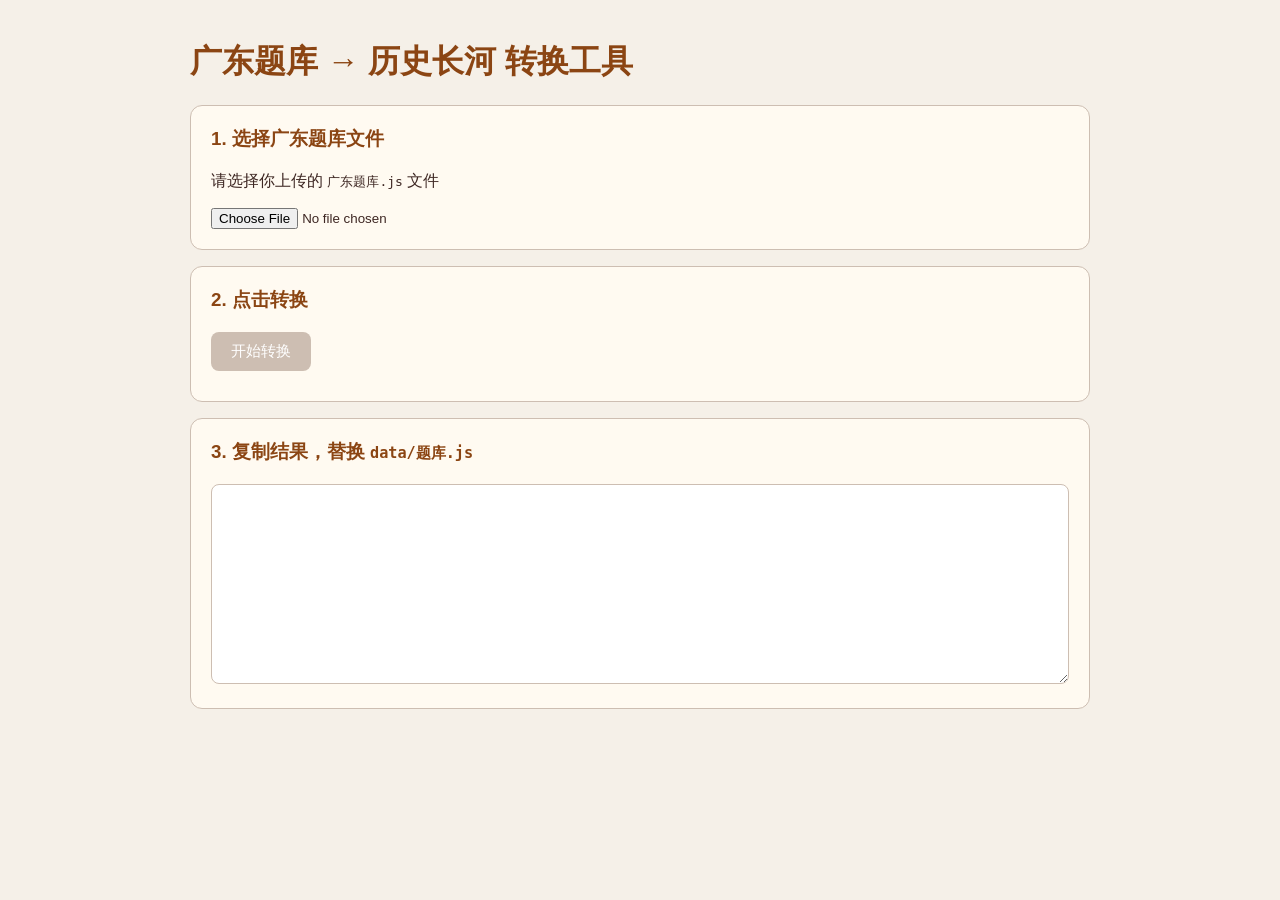
<file: tools/convert-guangdong-bank.html>
<!DOCTYPE html>
<html lang="zh-CN">
<head>
<meta charset="UTF-8">
<title>广东题库转换工具</title>
<style>
body{font-family:-apple-system,BlinkMacSystemFont,"Segoe UI","PingFang SC",sans-serif;max-width:900px;margin:40px auto;padding:0 20px;background:#f5f0e8;color:#3e2723}
h1{color:#8b4513}
.box{background:#fffaf1;border:1px solid #cdbeb2;border-radius:12px;padding:20px;margin:16px 0}
.box h3{margin-top:0;color:#8b4513}
button{background:#8b4513;color:#fff;border:none;border-radius:8px;padding:10px 20px;cursor:pointer;font-size:15px}
button:disabled{background:#cdbeb2;cursor:not-allowed}
textarea{width:100%;min-height:200px;font-family:monospace;font-size:12px;border:1px solid #cdbeb2;border-radius:8px;padding:10px;box-sizing:border-box}
.status{margin-top:10px;color:#47752b;font-size:13px}
.error{color:#b3261e}
</style>
</head>
<body>
<h1>广东题库 → 历史长河 转换工具</h1>

<div class="box">
<h3>1. 选择广东题库文件</h3>
<p>请选择你上传的 <code>广东题库.js</code> 文件</p>
<input type="file" id="sourceFile" accept=".js">
</div>

<div class="box">
<h3>2. 点击转换</h3>
<button id="convertBtn" disabled>开始转换</button>
<div class="status" id="status"></div>
</div>

<div class="box">
<h3>3. 复制结果，替换 <code>data/题库.js</code></h3>
<textarea id="output" readonly></textarea>
</div>

<script>
// 上传文件的 unitId → 项目 mapIndex, unitIndex 映射
const UNIT_MAP = {
  1:  [0,0],   // 中华文明起源与早期国家 → 纲要上 unit0
  2:  [0,0],   // 夏商周与春秋战国变革 → 纲要上 unit0
  3:  [0,0],   // 秦汉统一国家的建立 → 纲要上 unit0
  4:  [0,1],   // 魏晋南北朝与民族交融 → 纲要上 unit1
  5:  [0,1],   // 隋唐制度成熟与盛衰 → 纲要上 unit1
  6:  [0,2],   // 辽宋夏金元与多民族国家发展 → 纲要上 unit2
  7:  [0,3],   // 明清社会转型与中外交流 → 纲要上 unit3
  8:  [0,4],   // 两次鸦片战争与传统社会变动 → 纲要上 unit4
  9:  [0,4],   // 救亡图存与近代化探索 → 纲要上 unit4
  10: [0,5],   // 辛亥革命与民国社会转型 → 纲要上 unit5
  11: [0,6],   // 中国共产党成立与革命道路探索 → 纲要上 unit6
  12: [0,7],   // 抗日战争与人民解放战争 → 纲要上 unit7
  13: [0,8],   // 新中国成立与社会主义建设 → 纲要上 unit8
  14: [0,9],   // 改革开放与新时代 → 纲要上 unit9
  15: [1,0],   // 古代文明与帝国治理 → 纲要下 unit0
  16: [1,1],   // 中古世界与区域文明 → 纲要下 unit1
  17: [1,2],   // 走向整体世界 → 纲要下 unit2
  18: [1,3],   // 启蒙运动与资本主义制度确立 → 纲要下 unit3
  19: [1,4],   // 工业革命与殖民体系 → 纲要下 unit4
  20: [1,5],   // 马克思主义与社会主义实践 → 纲要下 unit5
  21: [1,6],   // 世界战争、冷战与全球化 → 纲要下 unit6
};

let sourceJS = '';

document.getElementById('sourceFile').addEventListener('change', function(e) {
  const file = e.target.files[0];
  if (!file) return;
  const reader = new FileReader();
  reader.onload = function(ev) {
    sourceJS = ev.target.result;
    document.getElementById('convertBtn').disabled = false;
    document.getElementById('status').textContent = '已加载: ' + file.name + ' (' + sourceJS.length + ' 字节)';
  };
  reader.readAsText(file);
});

document.getElementById('convertBtn').addEventListener('click', function() {
  if (!sourceJS) return;
  const statusEl = document.getElementById('status');
  statusEl.textContent = '正在转换...';
  statusEl.className = 'status';

  try {
    // 在新 iframe 中执行源文件，提取全局变量
    const iframe = document.createElement('iframe');
    iframe.style.display = 'none';
    document.body.appendChild(iframe);
    const win = iframe.contentWindow;

    // 注入必要函数和变量
    win.eval(sourceJS);

    const allQuestions = [];
    if (win.GUANGDONG_TRUE_QUESTION_RECORDS) allQuestions.push(...win.GUANGDONG_TRUE_QUESTION_RECORDS);
    if (win.GUANGDONG_MOCK_QUESTION_RECORDS) allQuestions.push(...win.GUANGDONG_MOCK_QUESTION_RECORDS);
    if (win.GUANGDONG_2026_SUPPLEMENT_QUESTIONS) allQuestions.push(...win.GUANGDONG_2026_SUPPLEMENT_QUESTIONS);

    // 按项目格式转换
    const converted = allQuestions.map(q => ({
      q: q.q || '',
      opts: (q.opts || []).slice(0, 4),
      ans: typeof q.ans === 'number' ? q.ans : 0,
      explanation: q.explanation || '',
      source: q.source || '',
      type: q.type || 'material',
      _mapIndex: q.mapIndex,
      _unitIndex: q.unitIndex,
      _unitId: q.unitId
    }));

    // 按项目单元分组
    const groups = {};
    for (const q of converted) {
      const unitId = q._unitId;
      const mapped = UNIT_MAP[unitId];
      if (!mapped) {
        console.warn('未映射的 unitId:', unitId, q.q.substring(0, 30));
        continue;
      }
      const [mapIdx, unitIdx] = mapped;
      const key = mapIdx + '-' + unitIdx;
      if (!groups[key]) groups[key] = [];
      // 去掉内部字段
      const clean = { q: q.q, opts: q.opts, ans: q.ans, explanation: q.explanation, source: q.source, type: q.type };
      groups[key].push(clean);
    }

    // 构建 MAPS 结构（使用项目现有框架，填入题目）
    const maps = [
      { id:"gangyao-shang", name:"中外历史纲要（上）", icon:"📜", bgClass:"map-bg-ancient", nodeClass:"map-ancient", pathColor:"#C4956A", pathColorLight:"rgba(196,149,106,.25)",
        units:[
          {name:"从中华文明起源到秦汉统一多民族封建国家的建立与巩固", questions: groups['0-0']||[]},
          {name:"三国两晋南北朝的民族交融与隋唐统一多民族封建国家的发展", questions: groups['0-1']||[]},
          {name:"辽宋夏金多民族政权的并立与元朝的统一", questions: groups['0-2']||[]},
          {name:"明清中国版图的奠定与面临的挑战", questions: groups['0-3']||[]},
          {name:"晚清时期的内忧外患与救亡图存", questions: groups['0-4']||[]},
          {name:"辛亥革命与中华民国的建立", questions: groups['0-5']||[]},
          {name:"中国共产党成立与新民主主义革命兴起", questions: groups['0-6']||[]},
          {name:"中华民族的抗日战争和人民解放战争", questions: groups['0-7']||[]},
          {name:"中华人民共和国成立和社会主义革命与建设", questions: groups['0-8']||[]},
          {name:"改革开放与社会主义现代化建设新时期", questions: groups['0-9']||[]},
          {name:"中国特色社会主义新时代", questions: groups['0-10']||[]}
        ]},
      { id:"gangyao-xia", name:"中外历史纲要（下）", icon:"🌍", bgClass:"map-bg-world", nodeClass:"map-world", pathColor:"#6B8E9F", pathColorLight:"rgba(107,142,159,.25)",
        units:[
          {name:"古代文明的产生与发展", questions: groups['1-0']||[]},
          {name:"中古时期的世界", questions: groups['1-1']||[]},
          {name:"走向整体的世界", questions: groups['1-2']||[]},
          {name:"资本主义制度的确立", questions: groups['1-3']||[]},
          {name:"工业革命与马克思主义的诞生", questions: groups['1-4']||[]},
          {name:"世界殖民体系与亚非拉民族独立运动", questions: groups['1-5']||[]},
          {name:"两次世界大战、十月革命与国际秩序的演变", questions: groups['1-6']||[]},
          {name:"20世纪下半叶世界的新变化", questions: groups['1-7']||[]},
          {name:"当代世界发展的特点与主要趋势", questions: groups['1-8']||[]}
        ]},
      { id:"xuanbi1", name:"选择性必修1", icon:"⚖️", bgClass:"map-bg-modern", nodeClass:"map-modern", pathColor:"#8B9A6B", pathColorLight:"rgba(139,154,107,.25)",
        units:[
          {name:"政治制度", questions: []},
          {name:"官员的选拔与管理", questions: []},
          {name:"法律与教化", questions: []},
          {name:"民族关系与国家关系", questions: []},
          {name:"货币与赋税制度", questions: []},
          {name:"基层治理与社会保障", questions: []}
        ]},
      { id:"xuanbi2", name:"选择性必修2", icon:"🏭", bgClass:"map-bg-ancient", nodeClass:"map-ancient", pathColor:"#A080A0", pathColorLight:"rgba(160,128,160,.25)",
        units:[
          {name:"食物生产与社会生活", questions: []},
          {name:"生产工具与劳作方式", questions: []},
          {name:"商业贸易与日常生活", questions: []},
          {name:"村落、城镇与居住环境", questions: []},
          {name:"交通与社会变迁", questions: []},
          {name:"医疗与公共卫生", questions: []}
        ]},
      { id:"xuanbi3", name:"选择性必修3", icon:"🎭", bgClass:"map-bg-world", nodeClass:"map-world", pathColor:"#D4A060", pathColorLight:"rgba(212,160,96,.25)",
        units:[
          {name:"源远流长的中华文化", questions: []},
          {name:"丰富多样的世界文化", questions: []},
          {name:"人口迁徙、文化交融与认同", questions: []},
          {name:"商路、贸易与文化交流", questions: []},
          {name:"战争与文化交锋", questions: []},
          {name:"文化的传承与保护", questions: []}
        ]}
    ];

    // 统计
    let total = 0;
    const stats = [];
    for (const m of maps) {
      let mapTotal = 0;
      for (const u of m.units) { mapTotal += u.questions.length; }
      total += mapTotal;
      stats.push(`${m.name}: ${mapTotal}题`);
    }

    // 生成输出
    const outline = {
      title: "统编版高中历史教材（广东高考适用）",
      sourceFile: "documents/教材目录.md",
      maps: maps.map(m => ({ name: m.name, units: m.units.map(u => u.name) }))
    };

    const output = `/* 历史长河题库（广东版）— 由广东题库转换工具生成 */\n` +
      `const IMG_DATA = ${JSON.stringify({
        "unit-0-0":"assets/古代史/中华文明起源.webp","unit-0-1":"assets/古代史/隋唐.webp","unit-0-2":"assets/古代史/宋元时期.webp","unit-0-3":"assets/古代史/明清.webp","unit-0-4":"assets/近代史/两次鸦片战争.webp","unit-0-5":"assets/近代史/武昌起义清帝退位.webp","unit-0-6":"assets/近代史/五四运动中共一大.webp","unit-0-7":"assets/近代史/抗日战争.webp","unit-0-8":"assets/近代史/开国大典抗美援朝.webp","unit-0-9":"assets/近代史/十一届三中全会和香港回归.webp","unit-0-10":"assets/近代史/南京国民政府的统治和中共开辟革命新道路.webp",
        "unit-1-0":"assets/世界史/古代文明.webp","unit-1-1":"assets/世界史/中古时期的世界.webp","unit-1-2":"assets/世界史/走向整体的世界.webp","unit-1-3":"assets/世界史/资本主义制度的确立.webp","unit-1-4":"assets/世界史/工业革命与马克思主义诞生.webp","unit-1-5":"assets/世界史/世界殖民体系的形成与亚非拉民族独立运动.webp","unit-1-6":"assets/世界史/两次世界大战、十月革命与国际秩序的演变.webp","unit-1-7":"assets/世界史/20世纪下半叶世界的新变化.webp","unit-1-8":"assets/世界史/现代.webp",
        "unit-2-0":"assets/历史现场/郡县制与分封制辩论.webp","unit-2-1":"assets/历史现场/科举制演变.webp","unit-2-2":"assets/历史现场/赋税改革因果链.webp","unit-2-3":"assets/历史现场/边疆治理比较.webp","unit-2-4":"assets/历史现场/赋税改革因果链.webp","unit-2-5":"assets/历史现场/编户齐民户籍制度.webp",
        "unit-3-0":"assets/历史现场/哥伦布大交换.webp","unit-3-1":"assets/历史现场/工厂制度革命.webp","unit-3-2":"assets/历史现场/丝绸之路贸易网.webp","unit-3-3":"assets/历史现场/城市化代价.webp","unit-3-4":"assets/历史现场/铁路时代.webp","unit-3-5":"assets/历史现场/公共卫生革命.webp",
        "unit-4-0":"assets/历史现场/儒家文化传播.webp","unit-4-1":"assets/历史现场/希腊化时代.webp","unit-4-2":"assets/历史现场/移民与文化认同.webp","unit-4-3":"assets/历史现场/丝路文化交流.webp","unit-4-4":"assets/历史现场/殖民文化扩张.webp","unit-4-5":"assets/历史现场/文化遗产保护.webp"
      }, null, 2)};\n\n` +
      `const EXAM_OUTLINE = ${JSON.stringify(outline, null, 2)};\n\n` +
      `const PAPERS = [];\n\n` +
      `const MAPS = ${JSON.stringify(maps, null, 2)};\n`;

    document.getElementById('output').value = output;
    statusEl.textContent = `转换完成！共 ${total} 道选择题。${stats.join('；')}`;

    document.body.removeChild(iframe);
  } catch (err) {
    statusEl.textContent = '转换失败: ' + err.message;
    statusEl.className = 'status error';
    console.error(err);
  }
});
</script>
</body>
</html>
</file>
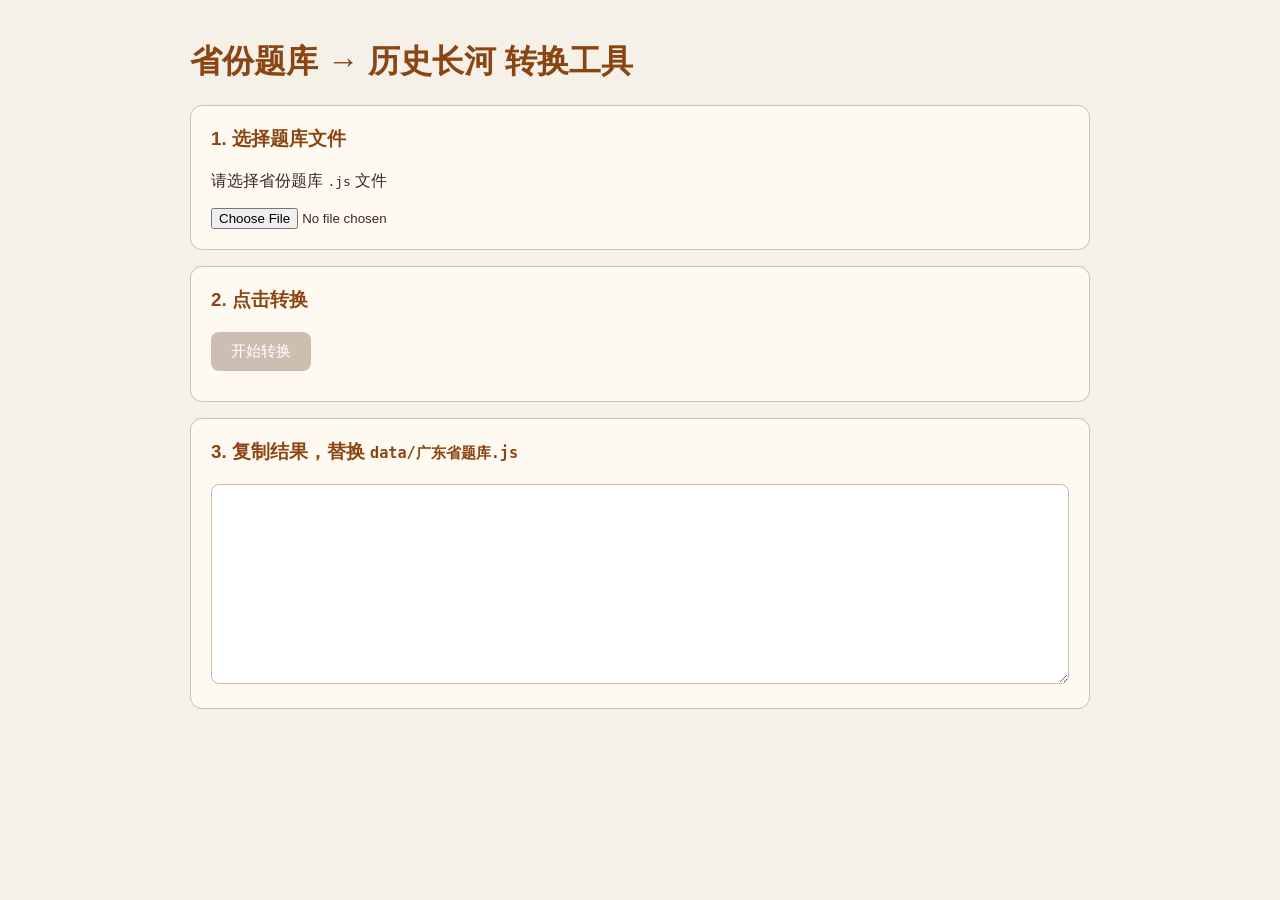
<file: tools/convert-province-bank.html>
<!DOCTYPE html>
<html lang="zh-CN">
<head>
<meta charset="UTF-8">
<title>省份题库转换工具</title>
<style>
body{font-family:-apple-system,BlinkMacSystemFont,"Segoe UI","PingFang SC",sans-serif;max-width:900px;margin:40px auto;padding:0 20px;background:#f5f0e8;color:#3e2723}
h1{color:#8b4513}
.box{background:#fffaf1;border:1px solid #cdbeb2;border-radius:12px;padding:20px;margin:16px 0}
.box h3{margin-top:0;color:#8b4513}
button{background:#8b4513;color:#fff;border:none;border-radius:8px;padding:10px 20px;cursor:pointer;font-size:15px}
button:disabled{background:#cdbeb2;cursor:not-allowed}
textarea{width:100%;min-height:200px;font-family:monospace;font-size:12px;border:1px solid #cdbeb2;border-radius:8px;padding:10px;box-sizing:border-box}
.status{margin-top:10px;color:#47752b;font-size:13px}
.error{color:#b3261e}
</style>
</head>
<body>
<h1>省份题库 → 历史长河 转换工具</h1>

<div class="box">
<h3>1. 选择题库文件</h3>
<p>请选择省份题库 <code>.js</code> 文件</p>
<input type="file" id="sourceFile" accept=".js">
</div>

<div class="box">
<h3>2. 点击转换</h3>
<button id="convertBtn" disabled>开始转换</button>
<div class="status" id="status"></div>
</div>

<div class="box">
<h3>3. 复制结果，替换 <code>data/广东省题库.js</code></h3>
<textarea id="output" readonly></textarea>
</div>

<script>
// 上传文件的 unitId → 项目 mapIndex, unitIndex 映射
const UNIT_MAP = {
  1:  [0,0],   // 中华文明起源与早期国家 → 纲要上 unit0
  2:  [0,0],   // 夏商周与春秋战国变革 → 纲要上 unit0
  3:  [0,0],   // 秦汉统一国家的建立 → 纲要上 unit0
  4:  [0,1],   // 魏晋南北朝与民族交融 → 纲要上 unit1
  5:  [0,1],   // 隋唐制度成熟与盛衰 → 纲要上 unit1
  6:  [0,2],   // 辽宋夏金元与多民族国家发展 → 纲要上 unit2
  7:  [0,3],   // 明清社会转型与中外交流 → 纲要上 unit3
  8:  [0,4],   // 两次鸦片战争与传统社会变动 → 纲要上 unit4
  9:  [0,4],   // 救亡图存与近代化探索 → 纲要上 unit4
  10: [0,5],   // 辛亥革命与民国社会转型 → 纲要上 unit5
  11: [0,6],   // 中国共产党成立与革命道路探索 → 纲要上 unit6
  12: [0,7],   // 抗日战争与人民解放战争 → 纲要上 unit7
  13: [0,8],   // 新中国成立与社会主义建设 → 纲要上 unit8
  14: [0,9],   // 改革开放与新时代 → 纲要上 unit9
  15: [1,0],   // 古代文明与帝国治理 → 纲要下 unit0
  16: [1,1],   // 中古世界与区域文明 → 纲要下 unit1
  17: [1,2],   // 走向整体世界 → 纲要下 unit2
  18: [1,3],   // 启蒙运动与资本主义制度确立 → 纲要下 unit3
  19: [1,4],   // 工业革命与殖民体系 → 纲要下 unit4
  20: [1,5],   // 马克思主义与社会主义实践 → 纲要下 unit5
  21: [1,6],   // 世界战争、冷战与全球化 → 纲要下 unit6
};

let sourceJS = '';

document.getElementById('sourceFile').addEventListener('change', function(e) {
  const file = e.target.files[0];
  if (!file) return;
  const reader = new FileReader();
  reader.onload = function(ev) {
    sourceJS = ev.target.result;
    document.getElementById('convertBtn').disabled = false;
    document.getElementById('status').textContent = '已加载: ' + file.name + ' (' + sourceJS.length + ' 字节)';
  };
  reader.readAsText(file);
});

document.getElementById('convertBtn').addEventListener('click', function() {
  if (!sourceJS) return;
  const statusEl = document.getElementById('status');
  statusEl.textContent = '正在转换...';
  statusEl.className = 'status';

  try {
    // 在新 iframe 中执行源文件，提取全局变量
    const iframe = document.createElement('iframe');
    iframe.style.display = 'none';
    document.body.appendChild(iframe);
    const win = iframe.contentWindow;

    // 注入必要函数和变量
    win.eval(sourceJS);

    const allQuestions = [];
    if (win.GUANGDONG_TRUE_QUESTION_RECORDS) allQuestions.push(...win.GUANGDONG_TRUE_QUESTION_RECORDS);
    if (win.GUANGDONG_MOCK_QUESTION_RECORDS) allQuestions.push(...win.GUANGDONG_MOCK_QUESTION_RECORDS);
    if (win.GUANGDONG_2026_SUPPLEMENT_QUESTIONS) allQuestions.push(...win.GUANGDONG_2026_SUPPLEMENT_QUESTIONS);

    // 按项目格式转换
    const converted = allQuestions.map(q => ({
      q: q.q || '',
      opts: (q.opts || []).slice(0, 4),
      ans: typeof q.ans === 'number' ? q.ans : 0,
      explanation: q.explanation || '',
      source: q.source || '',
      type: q.type || 'material',
      _mapIndex: q.mapIndex,
      _unitIndex: q.unitIndex,
      _unitId: q.unitId
    }));

    // 按项目单元分组
    const groups = {};
    for (const q of converted) {
      const unitId = q._unitId;
      const mapped = UNIT_MAP[unitId];
      if (!mapped) {
        console.warn('未映射的 unitId:', unitId, q.q.substring(0, 30));
        continue;
      }
      const [mapIdx, unitIdx] = mapped;
      const key = mapIdx + '-' + unitIdx;
      if (!groups[key]) groups[key] = [];
      // 去掉内部字段
      const clean = { q: q.q, opts: q.opts, ans: q.ans, explanation: q.explanation, source: q.source, type: q.type };
      groups[key].push(clean);
    }

    // 构建 MAPS 结构（使用项目现有框架，填入题目）
    const maps = [
      { id:"gangyao-shang", name:"中外历史纲要（上）", icon:"📜", bgClass:"map-bg-ancient", nodeClass:"map-ancient", pathColor:"#C4956A", pathColorLight:"rgba(196,149,106,.25)",
        units:[
          {name:"从中华文明起源到秦汉统一多民族封建国家的建立与巩固", questions: groups['0-0']||[]},
          {name:"三国两晋南北朝的民族交融与隋唐统一多民族封建国家的发展", questions: groups['0-1']||[]},
          {name:"辽宋夏金多民族政权的并立与元朝的统一", questions: groups['0-2']||[]},
          {name:"明清中国版图的奠定与面临的挑战", questions: groups['0-3']||[]},
          {name:"晚清时期的内忧外患与救亡图存", questions: groups['0-4']||[]},
          {name:"辛亥革命与中华民国的建立", questions: groups['0-5']||[]},
          {name:"中国共产党成立与新民主主义革命兴起", questions: groups['0-6']||[]},
          {name:"中华民族的抗日战争和人民解放战争", questions: groups['0-7']||[]},
          {name:"中华人民共和国成立和社会主义革命与建设", questions: groups['0-8']||[]},
          {name:"改革开放与社会主义现代化建设新时期", questions: groups['0-9']||[]},
          {name:"中国特色社会主义新时代", questions: groups['0-10']||[]}
        ]},
      { id:"gangyao-xia", name:"中外历史纲要（下）", icon:"🌍", bgClass:"map-bg-world", nodeClass:"map-world", pathColor:"#6B8E9F", pathColorLight:"rgba(107,142,159,.25)",
        units:[
          {name:"古代文明的产生与发展", questions: groups['1-0']||[]},
          {name:"中古时期的世界", questions: groups['1-1']||[]},
          {name:"走向整体的世界", questions: groups['1-2']||[]},
          {name:"资本主义制度的确立", questions: groups['1-3']||[]},
          {name:"工业革命与马克思主义的诞生", questions: groups['1-4']||[]},
          {name:"世界殖民体系与亚非拉民族独立运动", questions: groups['1-5']||[]},
          {name:"两次世界大战、十月革命与国际秩序的演变", questions: groups['1-6']||[]},
          {name:"20世纪下半叶世界的新变化", questions: groups['1-7']||[]},
          {name:"当代世界发展的特点与主要趋势", questions: groups['1-8']||[]}
        ]},
      { id:"xuanbi1", name:"选择性必修1", icon:"⚖️", bgClass:"map-bg-modern", nodeClass:"map-modern", pathColor:"#8B9A6B", pathColorLight:"rgba(139,154,107,.25)",
        units:[
          {name:"政治制度", questions: []},
          {name:"官员的选拔与管理", questions: []},
          {name:"法律与教化", questions: []},
          {name:"民族关系与国家关系", questions: []},
          {name:"货币与赋税制度", questions: []},
          {name:"基层治理与社会保障", questions: []}
        ]},
      { id:"xuanbi2", name:"选择性必修2", icon:"🏭", bgClass:"map-bg-ancient", nodeClass:"map-ancient", pathColor:"#A080A0", pathColorLight:"rgba(160,128,160,.25)",
        units:[
          {name:"食物生产与社会生活", questions: []},
          {name:"生产工具与劳作方式", questions: []},
          {name:"商业贸易与日常生活", questions: []},
          {name:"村落、城镇与居住环境", questions: []},
          {name:"交通与社会变迁", questions: []},
          {name:"医疗与公共卫生", questions: []}
        ]},
      { id:"xuanbi3", name:"选择性必修3", icon:"🎭", bgClass:"map-bg-world", nodeClass:"map-world", pathColor:"#D4A060", pathColorLight:"rgba(212,160,96,.25)",
        units:[
          {name:"源远流长的中华文化", questions: []},
          {name:"丰富多样的世界文化", questions: []},
          {name:"人口迁徙、文化交融与认同", questions: []},
          {name:"商路、贸易与文化交流", questions: []},
          {name:"战争与文化交锋", questions: []},
          {name:"文化的传承与保护", questions: []}
        ]}
    ];

    // 统计
    let total = 0;
    const stats = [];
    for (const m of maps) {
      let mapTotal = 0;
      for (const u of m.units) { mapTotal += u.questions.length; }
      total += mapTotal;
      stats.push(`${m.name}: ${mapTotal}题`);
    }

    // 生成输出
    const outline = {
      title: "统编版高中历史教材",
      sourceFile: "documents/教材目录.md",
      maps: maps.map(m => ({ name: m.name, units: m.units.map(u => u.name) }))
    };

    const output = `/* 历史长河题库 — 由省份题库转换工具生成 */\n` +
      `const IMG_DATA = ${JSON.stringify({
        "unit-0-0":"assets/古代史/中华文明起源.webp","unit-0-1":"assets/古代史/隋唐.webp","unit-0-2":"assets/古代史/宋元时期.webp","unit-0-3":"assets/古代史/明清.webp","unit-0-4":"assets/近代史/两次鸦片战争.webp","unit-0-5":"assets/近代史/武昌起义清帝退位.webp","unit-0-6":"assets/近代史/五四运动中共一大.webp","unit-0-7":"assets/近代史/抗日战争.webp","unit-0-8":"assets/近代史/开国大典抗美援朝.webp","unit-0-9":"assets/近代史/十一届三中全会和香港回归.webp","unit-0-10":"assets/近代史/南京国民政府的统治和中共开辟革命新道路.webp",
        "unit-1-0":"assets/世界史/古代文明.webp","unit-1-1":"assets/世界史/中古时期的世界.webp","unit-1-2":"assets/世界史/走向整体的世界.webp","unit-1-3":"assets/世界史/资本主义制度的确立.webp","unit-1-4":"assets/世界史/工业革命与马克思主义诞生.webp","unit-1-5":"assets/世界史/世界殖民体系的形成与亚非拉民族独立运动.webp","unit-1-6":"assets/世界史/两次世界大战、十月革命与国际秩序的演变.webp","unit-1-7":"assets/世界史/20世纪下半叶世界的新变化.webp","unit-1-8":"assets/世界史/现代.webp",
        "unit-2-0":"assets/历史现场/郡县制与分封制辩论.webp","unit-2-1":"assets/历史现场/科举制演变.webp","unit-2-2":"assets/历史现场/赋税改革因果链.webp","unit-2-3":"assets/历史现场/边疆治理比较.webp","unit-2-4":"assets/历史现场/赋税改革因果链.webp","unit-2-5":"assets/历史现场/编户齐民户籍制度.webp",
        "unit-3-0":"assets/历史现场/哥伦布大交换.webp","unit-3-1":"assets/历史现场/工厂制度革命.webp","unit-3-2":"assets/历史现场/丝绸之路贸易网.webp","unit-3-3":"assets/历史现场/城市化代价.webp","unit-3-4":"assets/历史现场/铁路时代.webp","unit-3-5":"assets/历史现场/公共卫生革命.webp",
        "unit-4-0":"assets/历史现场/儒家文化传播.webp","unit-4-1":"assets/历史现场/希腊化时代.webp","unit-4-2":"assets/历史现场/移民与文化认同.webp","unit-4-3":"assets/历史现场/丝路文化交流.webp","unit-4-4":"assets/历史现场/殖民文化扩张.webp","unit-4-5":"assets/历史现场/文化遗产保护.webp"
      }, null, 2)};\n\n` +
      `const EXAM_OUTLINE = ${JSON.stringify(outline, null, 2)};\n\n` +
      `const PAPERS = [];\n\n` +
      `const MAPS = ${JSON.stringify(maps, null, 2)};\n`;

    document.getElementById('output').value = output;
    statusEl.textContent = `转换完成！共 ${total} 道选择题。${stats.join('；')}`;

    document.body.removeChild(iframe);
  } catch (err) {
    statusEl.textContent = '转换失败: ' + err.message;
    statusEl.className = 'status error';
    console.error(err);
  }
});
</script>
</body>
</html>
</file>
